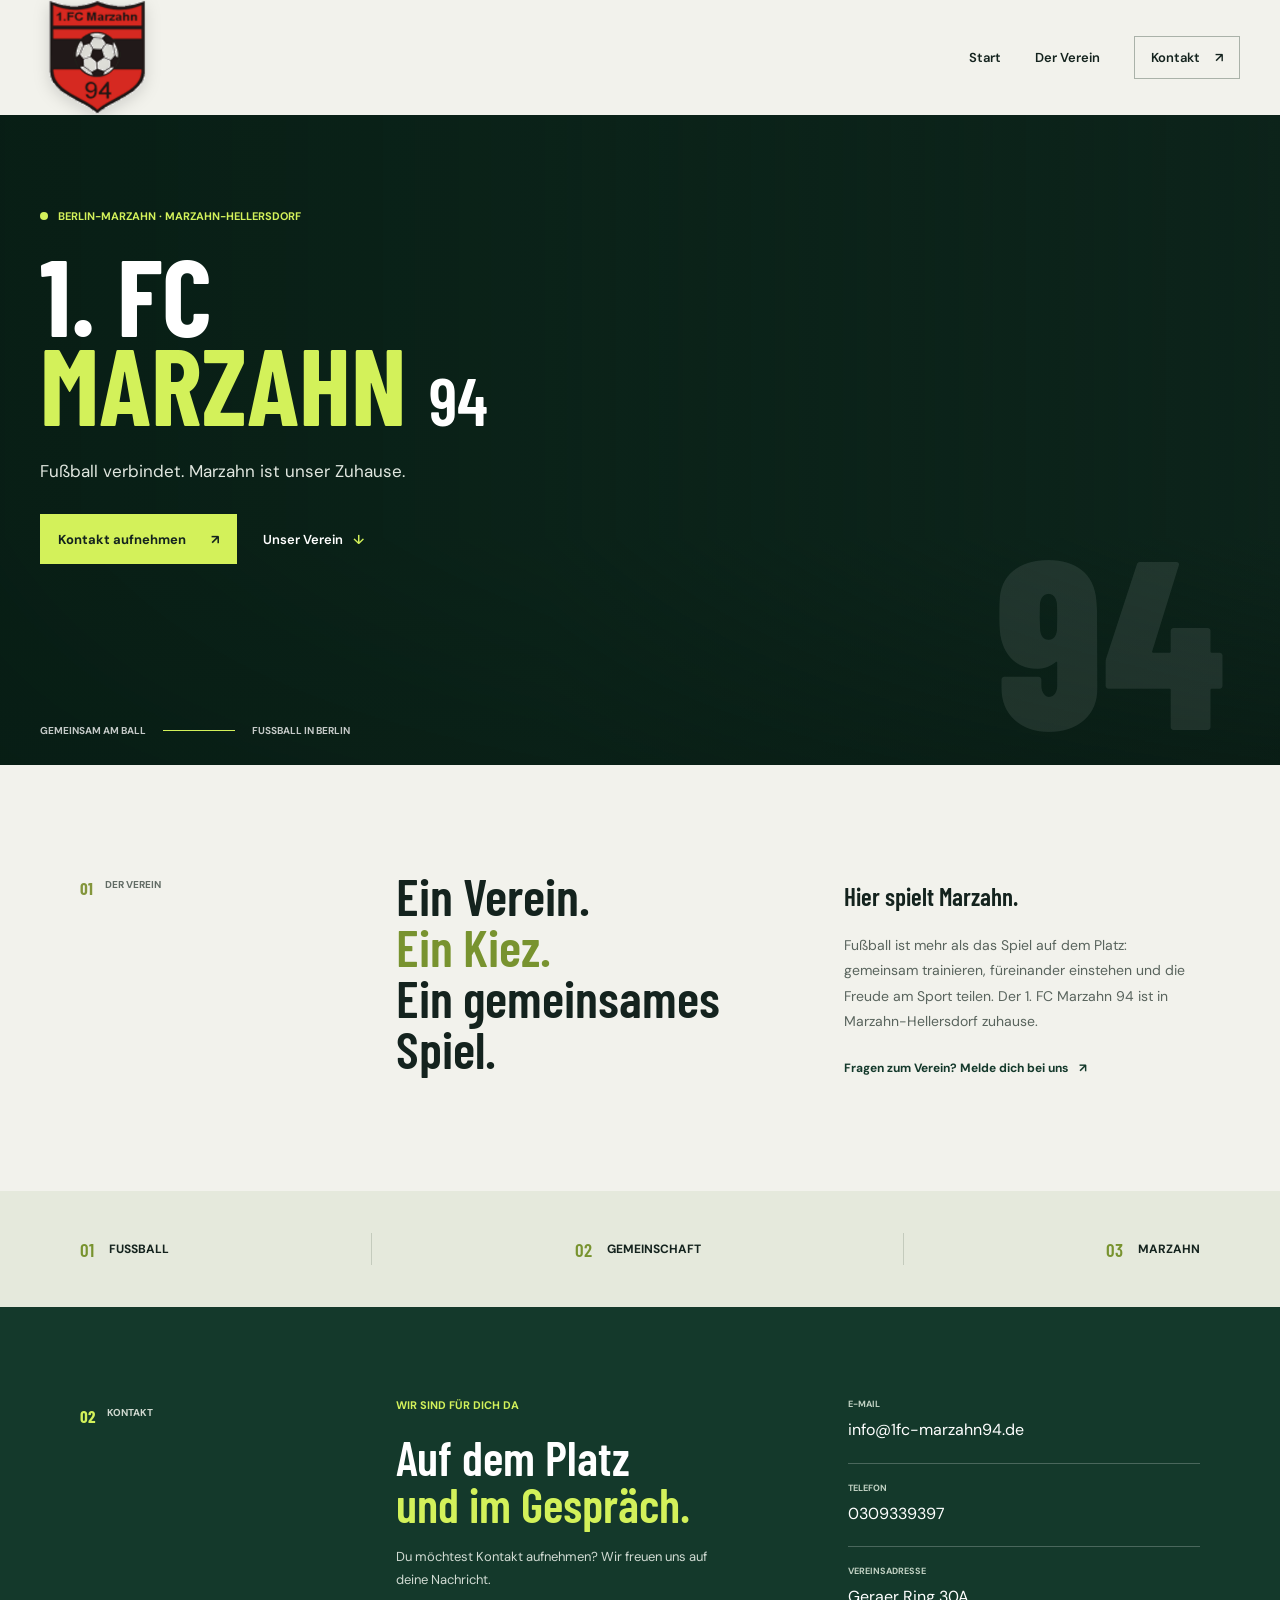
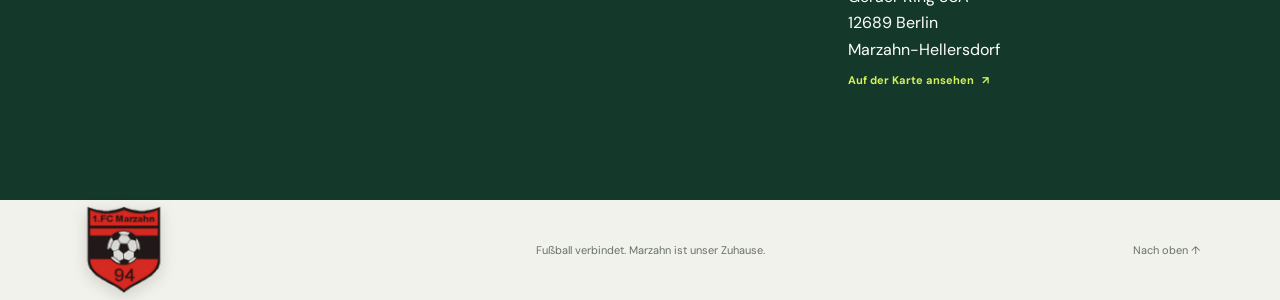
<file: index.html>
<!DOCTYPE html>
<html lang="de">
<head>
    <meta charset="UTF-8">
    <meta name="viewport" content="width=device-width, initial-scale=1.0">
    <meta name="description" content="1. FC Marzahn 94 – Fußball in Marzahn-Hellersdorf. Hier findest du Kontakt und Vereinsadresse.">
    <title>1. FC Marzahn 94 | Fußball in Marzahn</title>
    <link rel="preconnect" href="https://fonts.googleapis.com">
    <link rel="preconnect" href="https://fonts.gstatic.com" crossorigin>
    <link href="https://fonts.googleapis.com/css2?family=Barlow+Condensed:wght@500;600;700;800&family=DM+Sans:wght@400;500;600;700&display=swap" rel="stylesheet">
    <link rel="stylesheet" href="style.css?v=2">
</head>
<body>
    <header class="site-header">
        <a class="club-brand" href="#start" aria-label="1. FC Marzahn 94 – Startseite">
            <img class="club-logo" src="assets/club-logo.png" alt="Logo des 1. FC Marzahn 94">
        </a>
        <nav aria-label="Hauptnavigation">
            <a href="#start">Start</a>
            <a href="#verein">Der Verein</a>
            <a class="nav-contact" href="#kontakt">Kontakt <span aria-hidden="true">↗</span></a>
        </nav>
    </header>

    <main>
        <section class="hero" id="start" aria-labelledby="hero-title">
            <div class="hero-photo" role="img" aria-label="Fußballstadion im Abendlicht"></div>
            <div class="hero-shade"></div>
            <div class="hero-content">
                <p class="eyebrow"><span class="eyebrow-dot"></span> BERLIN-MARZAHN · MARZAHN-HELLERSDORF</p>
                <h1 id="hero-title">1. FC<br><span>MARZAHN</span> <b>94</b></h1>
                <p class="hero-intro">Fußball verbindet. Marzahn ist unser Zuhause.</p>
                <div class="hero-actions">
                    <a class="button button-lime" href="#kontakt">Kontakt aufnehmen <span aria-hidden="true">↗</span></a>
                    <a class="hero-text-link" href="#verein">Unser Verein <span aria-hidden="true">↓</span></a>
                </div>
            </div>
            <div class="hero-bottom" aria-hidden="true">
                <span>GEMEINSAM AM BALL</span>
                <span class="hero-bottom-line"></span>
                <span>FUSSBALL IN BERLIN</span>
            </div>
            <span class="hero-number" aria-hidden="true">94</span>
        </section>

        <section class="club-intro page-wrap" id="verein">
            <div class="section-index"><span>01</span> DER VEREIN</div>
            <div class="intro-main">
                <h2>Ein Verein.<br><span>Ein Kiez.</span><br>Ein gemeinsames Spiel.</h2>
                <div class="intro-copy">
                    <p class="intro-lead">Hier spielt Marzahn.</p>
                    <p>Fußball ist mehr als das Spiel auf dem Platz: gemeinsam trainieren, füreinander einstehen und die Freude am Sport teilen. Der 1. FC Marzahn 94 ist in Marzahn-Hellersdorf zuhause.</p>
                    <a class="inline-link" href="#kontakt">Fragen zum Verein? Melde dich bei uns <span aria-hidden="true">↗</span></a>
                </div>
            </div>
        </section>

        <section class="values-band" aria-label="Vereinswerte">
            <div class="values-inner page-wrap">
                <div class="value-item"><span class="value-mark" aria-hidden="true">01</span><span>FUSSBALL</span></div>
                <span class="value-divider" aria-hidden="true"></span>
                <div class="value-item"><span class="value-mark" aria-hidden="true">02</span><span>GEMEINSCHAFT</span></div>
                <span class="value-divider" aria-hidden="true"></span>
                <div class="value-item"><span class="value-mark" aria-hidden="true">03</span><span>MARZAHN</span></div>
            </div>
        </section>

        <section class="contact-section" id="kontakt">
            <div class="contact-inner page-wrap">
                <div class="section-index contact-index"><span>02</span> KONTAKT</div>
                <div class="contact-main">
                    <div class="contact-heading">
                        <p class="eyebrow">WIR SIND FÜR DICH DA</p>
                        <h2>Auf dem Platz<br><span>und im Gespräch.</span></h2>
                        <p>Du möchtest Kontakt aufnehmen? Wir freuen uns auf deine Nachricht.</p>
                    </div>
                    <div class="contact-details">
                        <div class="contact-item">
                            <span class="contact-label">E-MAIL</span>
                            <a href="mailto:info@1fc-marzahn94.de">info@1fc-marzahn94.de</a>
                        </div>
                        <div class="contact-item">
                            <span class="contact-label">TELEFON</span>
                            <a href="tel:0309339397">0309339397</a>
                        </div>
                        <div class="contact-item address-item">
                            <span class="contact-label">VEREINSADRESSE</span>
                            <address>Geraer Ring 30A<br>12689 Berlin<br>Marzahn-Hellersdorf</address>
                            <a class="map-link" href="https://maps.google.com/?q=Geraer+Ring+30A,+12689+Berlin" target="_blank" rel="noopener noreferrer">Auf der Karte ansehen <span aria-hidden="true">↗</span></a>
                        </div>
                    </div>
                </div>
            </div>
        </section>
    </main>

    <footer class="site-footer page-wrap">
        <a class="club-brand footer-brand" href="#start" aria-label="Zur Startseite">
            <img class="club-logo footer-club-logo" src="assets/club-logo.png" alt="Logo des 1. FC Marzahn 94">
        </a>
        <p>Fußball verbindet. Marzahn ist unser Zuhause.</p>
        <a class="back-top" href="#start">Nach oben ↑</a>
    </footer>
</body>
</html>
</file>
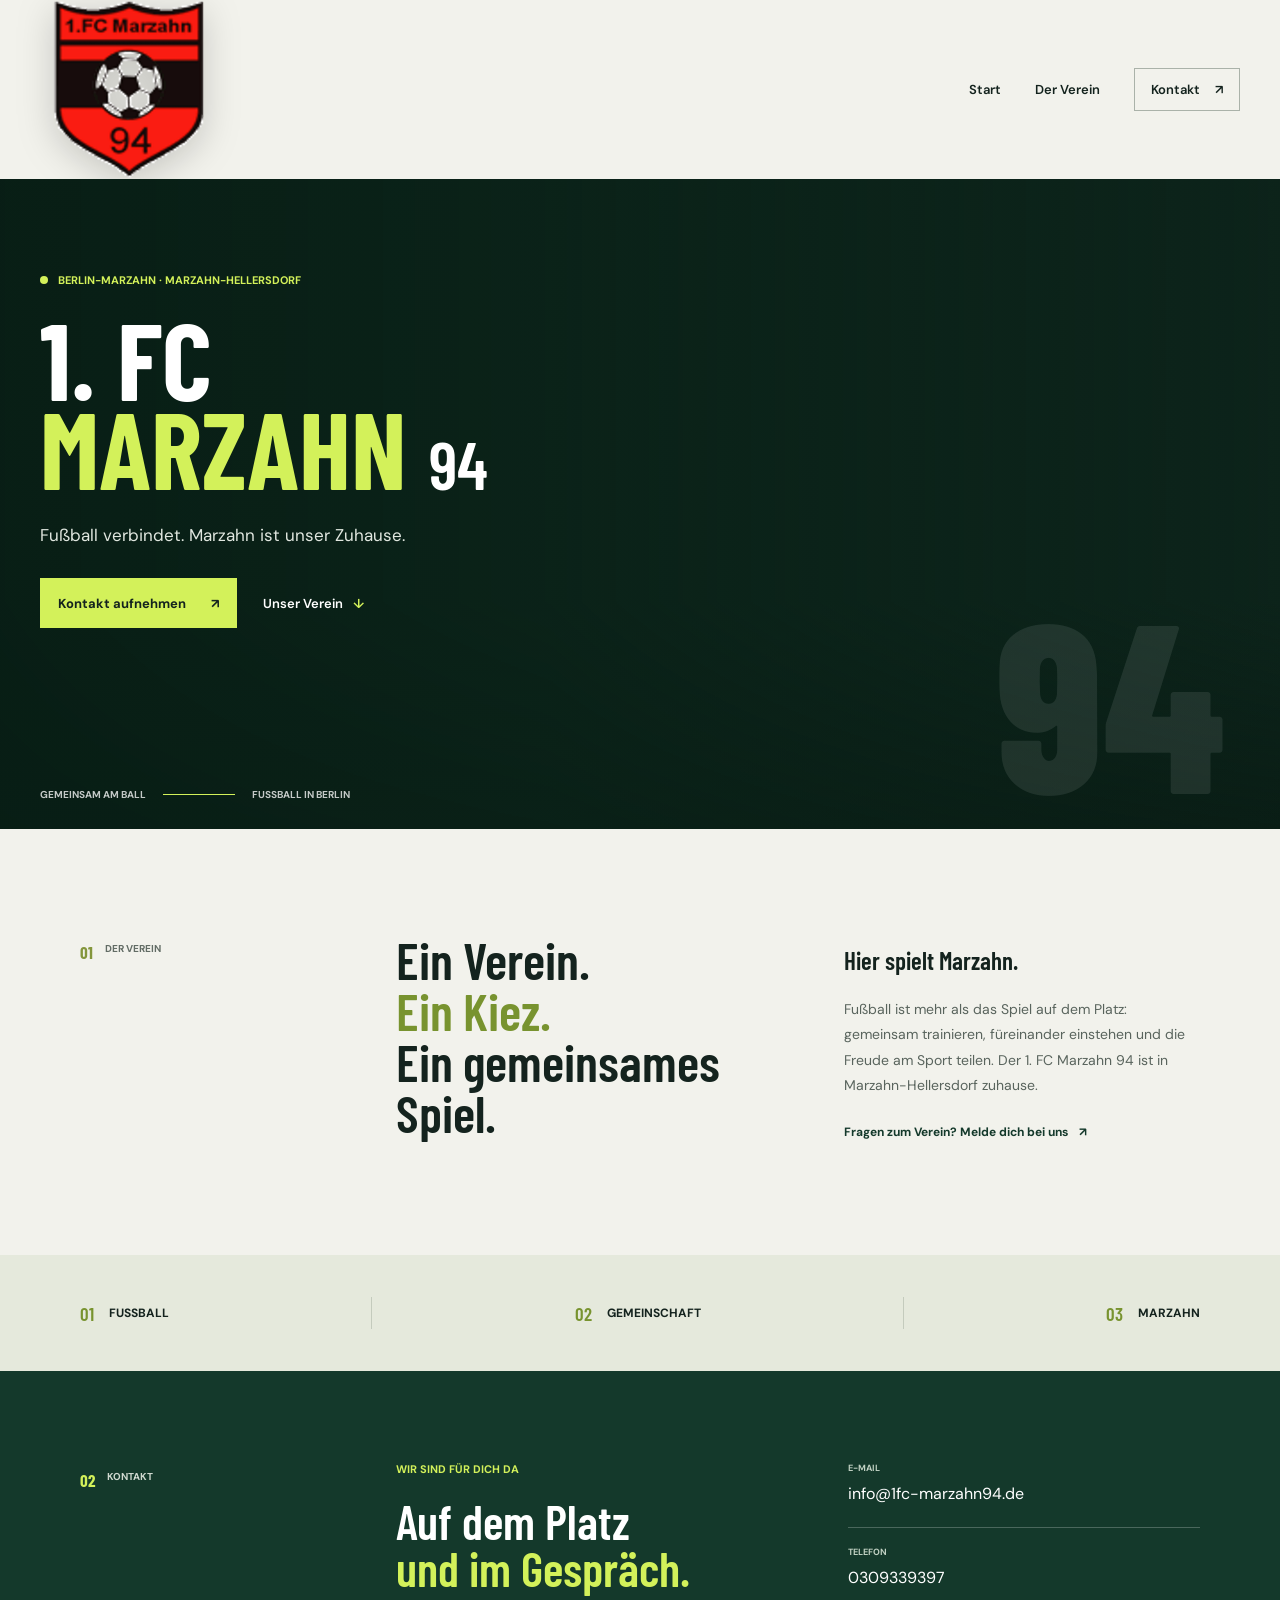
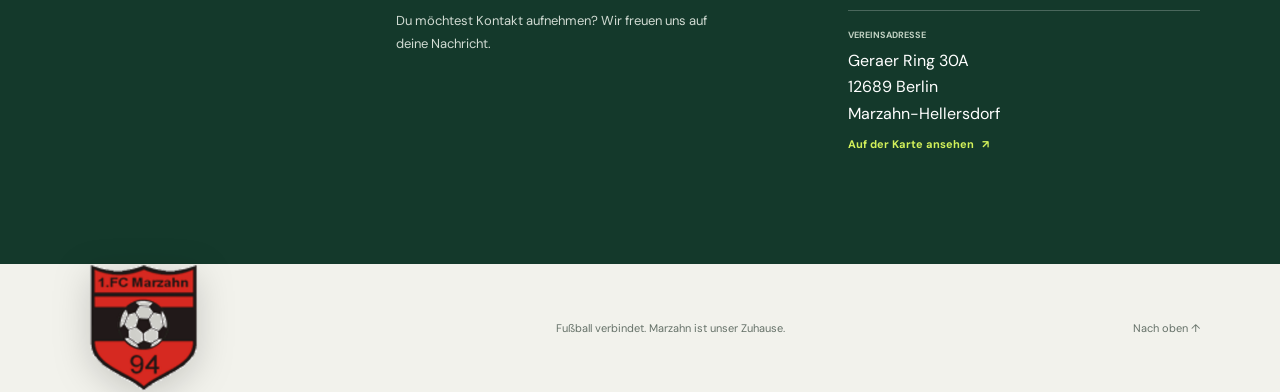
<file: marzahn94/index.html>
<!DOCTYPE html>
<html lang="de">
<head>
    <meta charset="UTF-8">
    <meta name="viewport" content="width=device-width, initial-scale=1.0">
    <meta name="description" content="1. FC Marzahn 94 – Fußball in Marzahn-Hellersdorf. Hier findest du Kontakt und Vereinsadresse.">
    <title>1. FC Marzahn 94 | Fußball in Marzahn</title>
    <link rel="preconnect" href="https://fonts.googleapis.com">
    <link rel="preconnect" href="https://fonts.gstatic.com" crossorigin>
    <link href="https://fonts.googleapis.com/css2?family=Barlow+Condensed:wght@500;600;700;800&family=DM+Sans:wght@400;500;600;700&display=swap" rel="stylesheet">
    <link rel="stylesheet" href="style.css">
</head>
<body>
    <header class="site-header">
        <a class="club-brand" href="#start" aria-label="1. FC Marzahn 94 – Startseite">
            <img class="club-logo" src="assets/club-logo.png" alt="1. FC Marzahn 94 Logo">
        </a>
        <nav aria-label="Hauptnavigation">
            <a href="#start">Start</a>
            <a href="#verein">Der Verein</a>
            <a class="nav-contact" href="#kontakt">Kontakt <span aria-hidden="true">↗</span></a>
        </nav>
    </header>

    <main>
        <section class="hero" id="start" aria-labelledby="hero-title">
            <div class="hero-photo" role="img" aria-label="Fußballstadion im Abendlicht"></div>
            <div class="hero-shade"></div>
            <div class="hero-content">
                <p class="eyebrow"><span class="eyebrow-dot"></span> BERLIN-MARZAHN · MARZAHN-HELLERSDORF</p>
                <h1 id="hero-title">1. FC<br><span>MARZAHN</span> <b>94</b></h1>
                <p class="hero-intro">Fußball verbindet. Marzahn ist unser Zuhause.</p>
                <div class="hero-actions">
                    <a class="button button-lime" href="#kontakt">Kontakt aufnehmen <span aria-hidden="true">↗</span></a>
                    <a class="hero-text-link" href="#verein">Unser Verein <span aria-hidden="true">↓</span></a>
                </div>
            </div>
            <div class="hero-bottom" aria-hidden="true">
                <span>GEMEINSAM AM BALL</span>
                <span class="hero-bottom-line"></span>
                <span>FUSSBALL IN BERLIN</span>
            </div>
            <span class="hero-number" aria-hidden="true">94</span>
        </section>

        <section class="club-intro page-wrap" id="verein">
            <div class="section-index"><span>01</span> DER VEREIN</div>
            <div class="intro-main">
                <h2>Ein Verein.<br><span>Ein Kiez.</span><br>Ein gemeinsames Spiel.</h2>
                <div class="intro-copy">
                    <p class="intro-lead">Hier spielt Marzahn.</p>
                    <p>Fußball ist mehr als das Spiel auf dem Platz: gemeinsam trainieren, füreinander einstehen und die Freude am Sport teilen. Der 1. FC Marzahn 94 ist in Marzahn-Hellersdorf zuhause.</p>
                    <a class="inline-link" href="#kontakt">Fragen zum Verein? Melde dich bei uns <span aria-hidden="true">↗</span></a>
                </div>
            </div>
        </section>

        <section class="values-band" aria-label="Vereinswerte">
            <div class="values-inner page-wrap">
                <div class="value-item"><span class="value-mark" aria-hidden="true">01</span><span>FUSSBALL</span></div>
                <span class="value-divider" aria-hidden="true"></span>
                <div class="value-item"><span class="value-mark" aria-hidden="true">02</span><span>GEMEINSCHAFT</span></div>
                <span class="value-divider" aria-hidden="true"></span>
                <div class="value-item"><span class="value-mark" aria-hidden="true">03</span><span>MARZAHN</span></div>
            </div>
        </section>

        <section class="contact-section" id="kontakt">
            <div class="contact-inner page-wrap">
                <div class="section-index contact-index"><span>02</span> KONTAKT</div>
                <div class="contact-main">
                    <div class="contact-heading">
                        <p class="eyebrow">WIR SIND FÜR DICH DA</p>
                        <h2>Auf dem Platz<br><span>und im Gespräch.</span></h2>
                        <p>Du möchtest Kontakt aufnehmen? Wir freuen uns auf deine Nachricht.</p>
                    </div>
                    <div class="contact-details">
                        <div class="contact-item">
                            <span class="contact-label">E-MAIL</span>
                            <a href="mailto:info@1fc-marzahn94.de">info@1fc-marzahn94.de</a>
                        </div>
                        <div class="contact-item">
                            <span class="contact-label">TELEFON</span>
                            <a href="tel:0309339397">0309339397</a>
                        </div>
                        <div class="contact-item address-item">
                            <span class="contact-label">VEREINSADRESSE</span>
                            <address>Geraer Ring 30A<br>12689 Berlin<br>Marzahn-Hellersdorf</address>
                            <a class="map-link" href="https://maps.google.com/?q=Geraer+Ring+30A,+12689+Berlin" target="_blank" rel="noopener noreferrer">Auf der Karte ansehen <span aria-hidden="true">↗</span></a>
                        </div>
                    </div>
                </div>
            </div>
        </section>
    </main>

    <footer class="site-footer page-wrap">
        <a class="club-brand footer-brand" href="#start" aria-label="Zur Startseite">
            <img class="club-logo footer-club-logo" src="assets/club-logo.png" alt="1. FC Marzahn 94 Logo">
        </a>
        <p>Fußball verbindet. Marzahn ist unser Zuhause.</p>
        <a class="back-top" href="#start">Nach oben ↑</a>
    </footer>

    <script>
        document.addEventListener('DOMContentLoaded', () => {
            const logoElement = document.querySelector('.club-logo');
            if (!logoElement) return;

            const image = new Image();
            image.onload = () => {
                const canvas = document.createElement('canvas');
                const width = Math.max(700, Math.round(image.naturalWidth * 0.9));
                const height = Math.round((image.naturalHeight * width) / image.naturalWidth);

                canvas.width = width;
                canvas.height = height;

                const ctx = canvas.getContext('2d');
                ctx.imageSmoothingEnabled = true;
                ctx.imageSmoothingQuality = 'high';
                ctx.filter = 'contrast(1.12) saturate(1.08) brightness(1.06)';
                ctx.drawImage(image, 0, 0, width, height);

                logoElement.src = canvas.toDataURL('image/png');
            };

            image.src = logoElement.src;
        });
    </script>
</body>
</html>
</file>
<file: style.css>
:root {
    color-scheme: light;
    --paper: #f2f2ec;
    --ink: #14231e;
    --forest: #14392b;
    --deep-forest: #0d241b;
    --lime: #d3f15a;
    --muted: #68736d;
    --line: #d8ddd5;
    --serif: Georgia, "Times New Roman", serif;
}

* {
    box-sizing: border-box;
}

html {
    scroll-behavior: smooth;
}

body {
    margin: 0;
    background: var(--paper);
    color: var(--ink);
    font-family: "DM Sans", sans-serif;
    -webkit-font-smoothing: antialiased;
}

a {
    color: inherit;
    text-decoration: none;
}

.site-header,
.site-footer {
    width: min(1320px, calc(100% - 80px));
    margin: 0 auto;
    display: flex;
    align-items: center;
    justify-content: space-between;
}

.site-header {
    min-height: 88px;
}

.club-brand {
    display: inline-flex;
    align-items: center;
    gap: 12px;
}

.club-logo {
    display: block;
    width: clamp(88px, 9vw, 118px);
    height: auto;
    filter: drop-shadow(0 4px 8px rgb(0 0 0 / 14%));
}

.footer-club-logo {
    width: 88px;
}

nav {
    display: flex;
    align-items: center;
    gap: 34px;
    font-size: 13px;
    font-weight: 600;
}

nav a {
    transition: color 160ms ease;
}

nav a:hover,
.inline-link:hover,
.back-top:hover {
    color: #6a8421;
}

.nav-contact {
    padding: 12px 16px;
    border: 1px solid #aab2a9;
}

.nav-contact span {
    margin-left: 12px;
}

.hero {
    position: relative;
    min-height: 650px;
    overflow: hidden;
    background: var(--deep-forest);
    color: #fff;
}

.hero-photo,
.hero-shade {
    position: absolute;
    inset: 0;
}

.hero-photo {
    background-image: url("https://images.unsplash.com/photo-1522778119026-d647f0596c20?auto=format&fit=crop&w=2200&q=88");
    background-position: center 48%;
    background-size: cover;
    animation: photo-arrive 850ms ease-out both;
}

.hero-shade {
    background: linear-gradient(90deg, rgb(8 30 21 / 92%) 0%, rgb(10 34 24 / 72%) 43%, rgb(10 32 23 / 13%) 100%), linear-gradient(0deg, rgb(8 25 18 / 63%) 0%, transparent 35%);
}

.hero-content {
    position: relative;
    z-index: 1;
    width: min(1320px, calc(100% - 80px));
    margin: 0 auto;
    padding: 94px 0 108px;
    animation: content-arrive 700ms 100ms ease-out both;
}

.eyebrow {
    display: flex;
    align-items: center;
    gap: 10px;
    margin: 0;
    color: var(--lime);
    font-size: 11px;
    font-weight: 700;
    letter-spacing: 0;
}

.eyebrow-dot {
    width: 8px;
    height: 8px;
    border-radius: 50%;
    background: var(--lime);
}

.hero h1 {
    margin: 27px 0 16px;
    font-family: "Barlow Condensed", sans-serif;
    font-size: 108px;
    font-weight: 700;
    line-height: 0.82;
    letter-spacing: 0;
}

.hero h1 span {
    color: var(--lime);
}

.hero h1 b {
    color: #fff;
    font-size: 0.62em;
    font-weight: 600;
}

.hero-intro {
    max-width: 460px;
    margin: 30px 0 28px;
    color: #e1e7e0;
    font-size: 17px;
    line-height: 1.7;
}

.hero-actions {
    display: flex;
    align-items: center;
    gap: 26px;
}

.button {
    display: inline-flex;
    min-height: 50px;
    align-items: center;
    justify-content: space-between;
    gap: 25px;
    padding: 0 18px;
    font-size: 13px;
    font-weight: 700;
    transition: background 160ms ease, transform 160ms ease;
}

.button:hover {
    transform: translateY(-2px);
}

.button-lime {
    background: var(--lime);
    color: var(--ink);
}

.button-lime:hover {
    background: #e2ff73;
}

.hero-text-link {
    color: #fff;
    font-size: 13px;
    font-weight: 600;
}

.hero-text-link span {
    margin-left: 7px;
    color: var(--lime);
}

.hero-bottom {
    position: absolute;
    z-index: 1;
    right: max(40px, calc((100vw - 1320px) / 2));
    bottom: 28px;
    left: max(40px, calc((100vw - 1320px) / 2));
    display: flex;
    align-items: center;
    gap: 17px;
    color: rgb(255 255 255 / 76%);
    font-size: 10px;
    font-weight: 700;
    letter-spacing: 0;
}

.hero-bottom-line {
    width: 72px;
    height: 1px;
    background: var(--lime);
}

.hero-number {
    position: absolute;
    right: max(55px, calc((100vw - 1270px) / 2));
    bottom: 35px;
    color: rgb(255 255 255 / 9%);
    font-family: "Barlow Condensed", sans-serif;
    font-size: 240px;
    font-weight: 800;
    line-height: 0.8;
    pointer-events: none;
}

.page-wrap {
    width: min(1120px, calc(100% - 80px));
    margin: 0 auto;
}

.club-intro {
    display: grid;
    grid-template-columns: 0.75fr 2.25fr;
    gap: 48px;
    padding-top: 105px;
    padding-bottom: 111px;
}

.section-index {
    display: flex;
    align-items: flex-start;
    gap: 12px;
    padding-top: 8px;
    color: #626c65;
    font-size: 10px;
    font-weight: 700;
    letter-spacing: 0;
}

.section-index > span {
    color: #84963c;
    font-family: "Barlow Condensed", sans-serif;
    font-size: 17px;
}

.intro-main {
    display: grid;
    grid-template-columns: 1.05fr 0.95fr;
    gap: 55px;
}

.intro-main h2,
.contact-heading h2 {
    margin: 0;
    font-family: "Barlow Condensed", sans-serif;
    font-size: 52px;
    font-weight: 600;
    line-height: 0.98;
    letter-spacing: 0;
}

.intro-main h2 span {
    color: #78932f;
}

.intro-copy {
    padding-top: 4px;
    color: #59645d;
    font-size: 14px;
    line-height: 1.8;
}

.intro-lead {
    margin: 0 0 12px;
    color: var(--ink);
    font-family: "Barlow Condensed", sans-serif;
    font-size: 25px;
    font-weight: 600;
}

.inline-link {
    display: inline-block;
    margin-top: 10px;
    color: var(--forest);
    font-size: 12px;
    font-weight: 700;
}

.inline-link span {
    margin-left: 8px;
}

.values-band {
    background: #e5e9dc;
}

.values-inner {
    display: flex;
    min-height: 116px;
    align-items: center;
    justify-content: space-between;
}

.value-item {
    display: flex;
    align-items: center;
    gap: 15px;
    font-size: 12px;
    font-weight: 700;
    letter-spacing: 0;
}

.value-mark {
    color: #78932f;
    font-family: "Barlow Condensed", sans-serif;
    font-size: 19px;
    font-weight: 600;
}

.value-divider {
    width: 1px;
    height: 32px;
    background: #c4cbbd;
}

.contact-section {
    background: var(--forest);
    color: #fff;
}

.contact-inner {
    display: grid;
    grid-template-columns: 0.75fr 2.25fr;
    gap: 48px;
    padding-top: 91px;
    padding-bottom: 94px;
}

.contact-index {
    color: #d0d9d0;
}

.contact-index > span {
    color: var(--lime);
}

.contact-main {
    display: grid;
    grid-template-columns: 1fr 0.9fr;
    gap: 60px;
}

.contact-heading .eyebrow {
    margin-bottom: 22px;
}

.contact-heading h2 {
    color: #fff;
    font-size: 48px;
}

.contact-heading h2 span {
    color: var(--lime);
}

.contact-heading > p:last-child {
    max-width: 340px;
    margin: 18px 0 0;
    color: #d1dbd3;
    font-size: 13px;
    line-height: 1.75;
}

.contact-details {
    display: flex;
    flex-direction: column;
}

.contact-item {
    display: flex;
    flex-direction: column;
    align-items: flex-start;
    padding: 0 0 19px;
    border-bottom: 1px solid rgb(255 255 255 / 23%);
}

.contact-item + .contact-item {
    padding-top: 18px;
}

.contact-label {
    margin-bottom: 7px;
    color: #c1d1c3;
    font-size: 9px;
    font-weight: 700;
    letter-spacing: 0;
}

.contact-item > a:not(.map-link),
.contact-item address {
    color: #fff;
    font-size: 16px;
    font-style: normal;
    line-height: 1.65;
    overflow-wrap: anywhere;
}

.contact-item > a:not(.map-link):hover {
    color: var(--lime);
}

.address-item {
    border-bottom: 0;
}

.map-link {
    margin-top: 10px;
    color: var(--lime);
    font-size: 11px;
    font-weight: 700;
}

.map-link span {
    margin-left: 5px;
}

.site-footer {
    min-height: 100px;
    gap: 24px;
    color: #657168;
    font-size: 11px;
}

.site-footer p {
    margin: 0;
}

.back-top {
    font-size: 11px;
}

:focus-visible {
    outline: 3px solid #e2714e;
    outline-offset: 4px;
}

@keyframes content-arrive {
    from { opacity: 0; transform: translateY(12px); }
    to { opacity: 1; transform: translateY(0); }
}

@keyframes photo-arrive {
    from { opacity: 0.7; transform: scale(1.02); }
    to { opacity: 1; transform: scale(1); }
}

@media (max-width: 850px) {
    .site-header,
    .hero-content {
        width: calc(100% - 56px);
    }

    .page-wrap {
        width: calc(100% - 56px);
    }

    .hero {
        min-height: 600px;
    }

    .hero h1 {
        font-size: 94px;
    }

    .club-intro,
    .contact-inner {
        grid-template-columns: 1fr;
        gap: 28px;
    }

    .intro-main {
        gap: 32px;
    }

    .contact-main {
        gap: 36px;
    }
}

@media (max-width: 600px) {
    .site-header,
    .hero-content,
    .page-wrap {
        width: calc(100% - 40px);
    }

    .site-header {
        min-height: 76px;
    }

    .club-logo {
        width: 88px;
    }

    nav {
        gap: 13px;
        font-size: 11px;
    }

    nav a[href="#verein"] {
        display: none;
    }

    .nav-contact {
        padding: 10px 11px;
    }

    .nav-contact span {
        margin-left: 5px;
    }

    .hero {
        min-height: 620px;
    }

    .hero-photo {
        background-position: 57% center;
    }

    .hero-shade {
        background: linear-gradient(90deg, rgb(8 30 21 / 88%) 0%, rgb(10 34 24 / 53%) 100%), linear-gradient(0deg, rgb(8 25 18 / 63%) 0%, transparent 45%);
    }

    .hero-content {
        padding-top: 89px;
        padding-bottom: 130px;
    }

    .eyebrow {
        font-size: 9px;
    }

    .hero h1 {
        margin-top: 25px;
        font-size: 74px;
    }

    .hero-intro {
        max-width: 310px;
        font-size: 15px;
    }

    .hero-actions {
        flex-wrap: wrap;
        gap: 17px;
    }

    .hero-bottom {
        right: 20px;
        left: 20px;
        gap: 10px;
        font-size: 8px;
    }

    .hero-bottom-line {
        width: 34px;
    }

    .hero-number {
        right: 20px;
        bottom: 54px;
        font-size: 145px;
    }

    .club-intro {
        padding-top: 73px;
        padding-bottom: 76px;
    }

    .intro-main {
        grid-template-columns: 1fr;
        gap: 23px;
    }

    .intro-main h2 {
        font-size: 43px;
    }

    .intro-copy {
        font-size: 13px;
    }

    .values-inner {
        min-height: 92px;
        gap: 12px;
    }

    .value-item {
        flex-direction: column;
        align-items: flex-start;
        gap: 4px;
        font-size: 9px;
    }

    .value-mark {
        font-size: 15px;
    }

    .value-divider {
        height: 28px;
    }

    .contact-inner {
        padding-top: 69px;
        padding-bottom: 72px;
    }

    .contact-main {
        grid-template-columns: 1fr;
        gap: 35px;
    }

    .contact-heading h2 {
        font-size: 42px;
    }

    .contact-item > a:not(.map-link),
    .contact-item address {
        font-size: 15px;
    }

    .site-footer {
        min-height: 105px;
        flex-wrap: wrap;
        gap: 8px 14px;
        padding-top: 17px;
        padding-bottom: 17px;
    }

    .site-footer p {
        order: 1;
        width: 100%;
    }
}

@media (prefers-reduced-motion: reduce) {
    *,
    *::before,
    *::after {
        scroll-behavior: auto !important;
        animation-duration: 0.01ms !important;
        transition-duration: 0.01ms !important;
    }
}
</file>
<file: marzahn94/style.css>
:root {
    color-scheme: light;
    --paper: #f2f2ec;
    --ink: #14231e;
    --forest: #14392b;
    --deep-forest: #0d241b;
    --lime: #d3f15a;
    --muted: #68736d;
    --line: #d8ddd5;
    --serif: Georgia, "Times New Roman", serif;
}

* {
    box-sizing: border-box;
}

html {
    scroll-behavior: smooth;
}

body {
    margin: 0;
    background: var(--paper);
    color: var(--ink);
    font-family: "DM Sans", sans-serif;
    -webkit-font-smoothing: antialiased;
}

a {
    color: inherit;
    text-decoration: none;
}

.site-header,
.site-footer {
    width: min(1320px, calc(100% - 80px));
    margin: 0 auto;
    display: flex;
    align-items: center;
    justify-content: space-between;
}

.site-header {
    min-height: 88px;
}

.club-brand {
    display: inline-flex;
    align-items: center;
    gap: 12px;
}

.club-logo {
    display: block;
    width: clamp(130px, 14vw, 220px);
    height: auto;
    filter: drop-shadow(0 8px 18px rgb(0 0 0 / 18%));
    image-rendering: auto;
    transform: translateZ(0);
}

.footer-club-logo {
    width: clamp(120px, 10vw, 180px);
}

nav {
    display: flex;
    align-items: center;
    gap: 34px;
    font-size: 13px;
    font-weight: 600;
}

nav a {
    transition: color 160ms ease;
}

nav a:hover,
.inline-link:hover,
.back-top:hover {
    color: #6a8421;
}

.nav-contact {
    padding: 12px 16px;
    border: 1px solid #aab2a9;
}

.nav-contact span {
    margin-left: 12px;
}

.hero {
    position: relative;
    min-height: 650px;
    overflow: hidden;
    background: var(--deep-forest);
    color: #fff;
}

.hero-photo,
.hero-shade {
    position: absolute;
    inset: 0;
}

.hero-photo {
    background-image: url("https://images.unsplash.com/photo-1522778119026-d647f0596c20?auto=format&fit=crop&w=2200&q=88");
    background-position: center 48%;
    background-size: cover;
    animation: photo-arrive 850ms ease-out both;
}

.hero-shade {
    background: linear-gradient(90deg, rgb(8 30 21 / 92%) 0%, rgb(10 34 24 / 72%) 43%, rgb(10 32 23 / 13%) 100%), linear-gradient(0deg, rgb(8 25 18 / 63%) 0%, transparent 35%);
}

.hero-content {
    position: relative;
    z-index: 1;
    width: min(1320px, calc(100% - 80px));
    margin: 0 auto;
    padding: 94px 0 108px;
    animation: content-arrive 700ms 100ms ease-out both;
}

.eyebrow {
    display: flex;
    align-items: center;
    gap: 10px;
    margin: 0;
    color: var(--lime);
    font-size: 11px;
    font-weight: 700;
    letter-spacing: 0;
}

.eyebrow-dot {
    width: 8px;
    height: 8px;
    border-radius: 50%;
    background: var(--lime);
}

.hero h1 {
    margin: 27px 0 16px;
    font-family: "Barlow Condensed", sans-serif;
    font-size: 108px;
    font-weight: 700;
    line-height: 0.82;
    letter-spacing: 0;
}

.hero h1 span {
    color: var(--lime);
}

.hero h1 b {
    color: #fff;
    font-size: 0.62em;
    font-weight: 600;
}

.hero-intro {
    max-width: 460px;
    margin: 30px 0 28px;
    color: #e1e7e0;
    font-size: 17px;
    line-height: 1.7;
}

.hero-actions {
    display: flex;
    align-items: center;
    gap: 26px;
}

.button {
    display: inline-flex;
    min-height: 50px;
    align-items: center;
    justify-content: space-between;
    gap: 25px;
    padding: 0 18px;
    font-size: 13px;
    font-weight: 700;
    transition: background 160ms ease, transform 160ms ease;
}

.button:hover {
    transform: translateY(-2px);
}

.button-lime {
    background: var(--lime);
    color: var(--ink);
}

.button-lime:hover {
    background: #e2ff73;
}

.hero-text-link {
    color: #fff;
    font-size: 13px;
    font-weight: 600;
}

.hero-text-link span {
    margin-left: 7px;
    color: var(--lime);
}

.hero-bottom {
    position: absolute;
    z-index: 1;
    right: max(40px, calc((100vw - 1320px) / 2));
    bottom: 28px;
    left: max(40px, calc((100vw - 1320px) / 2));
    display: flex;
    align-items: center;
    gap: 17px;
    color: rgb(255 255 255 / 76%);
    font-size: 10px;
    font-weight: 700;
    letter-spacing: 0;
}

.hero-bottom-line {
    width: 72px;
    height: 1px;
    background: var(--lime);
}

.hero-number {
    position: absolute;
    right: max(55px, calc((100vw - 1270px) / 2));
    bottom: 35px;
    color: rgb(255 255 255 / 9%);
    font-family: "Barlow Condensed", sans-serif;
    font-size: 240px;
    font-weight: 800;
    line-height: 0.8;
    pointer-events: none;
}

.page-wrap {
    width: min(1120px, calc(100% - 80px));
    margin: 0 auto;
}

.club-intro {
    display: grid;
    grid-template-columns: 0.75fr 2.25fr;
    gap: 48px;
    padding-top: 105px;
    padding-bottom: 111px;
}

.section-index {
    display: flex;
    align-items: flex-start;
    gap: 12px;
    padding-top: 8px;
    color: #626c65;
    font-size: 10px;
    font-weight: 700;
    letter-spacing: 0;
}

.section-index > span {
    color: #84963c;
    font-family: "Barlow Condensed", sans-serif;
    font-size: 17px;
}

.intro-main {
    display: grid;
    grid-template-columns: 1.05fr 0.95fr;
    gap: 55px;
}

.intro-main h2,
.contact-heading h2 {
    margin: 0;
    font-family: "Barlow Condensed", sans-serif;
    font-size: 52px;
    font-weight: 600;
    line-height: 0.98;
    letter-spacing: 0;
}

.intro-main h2 span {
    color: #78932f;
}

.intro-copy {
    padding-top: 4px;
    color: #59645d;
    font-size: 14px;
    line-height: 1.8;
}

.intro-lead {
    margin: 0 0 12px;
    color: var(--ink);
    font-family: "Barlow Condensed", sans-serif;
    font-size: 25px;
    font-weight: 600;
}

.inline-link {
    display: inline-block;
    margin-top: 10px;
    color: var(--forest);
    font-size: 12px;
    font-weight: 700;
}

.inline-link span {
    margin-left: 8px;
}

.values-band {
    background: #e5e9dc;
}

.values-inner {
    display: flex;
    min-height: 116px;
    align-items: center;
    justify-content: space-between;
}

.value-item {
    display: flex;
    align-items: center;
    gap: 15px;
    font-size: 12px;
    font-weight: 700;
    letter-spacing: 0;
}

.value-mark {
    color: #78932f;
    font-family: "Barlow Condensed", sans-serif;
    font-size: 19px;
    font-weight: 600;
}

.value-divider {
    width: 1px;
    height: 32px;
    background: #c4cbbd;
}

.contact-section {
    background: var(--forest);
    color: #fff;
}

.contact-inner {
    display: grid;
    grid-template-columns: 0.75fr 2.25fr;
    gap: 48px;
    padding-top: 91px;
    padding-bottom: 94px;
}

.contact-index {
    color: #d0d9d0;
}

.contact-index > span {
    color: var(--lime);
}

.contact-main {
    display: grid;
    grid-template-columns: 1fr 0.9fr;
    gap: 60px;
}

.contact-heading .eyebrow {
    margin-bottom: 22px;
}

.contact-heading h2 {
    color: #fff;
    font-size: 48px;
}

.contact-heading h2 span {
    color: var(--lime);
}

.contact-heading > p:last-child {
    max-width: 340px;
    margin: 18px 0 0;
    color: #d1dbd3;
    font-size: 13px;
    line-height: 1.75;
}

.contact-details {
    display: flex;
    flex-direction: column;
}

.contact-item {
    display: flex;
    flex-direction: column;
    align-items: flex-start;
    padding: 0 0 19px;
    border-bottom: 1px solid rgb(255 255 255 / 23%);
}

.contact-item + .contact-item {
    padding-top: 18px;
}

.contact-label {
    margin-bottom: 7px;
    color: #c1d1c3;
    font-size: 9px;
    font-weight: 700;
    letter-spacing: 0;
}

.contact-item > a:not(.map-link),
.contact-item address {
    color: #fff;
    font-size: 16px;
    font-style: normal;
    line-height: 1.65;
    overflow-wrap: anywhere;
}

.contact-item > a:not(.map-link):hover {
    color: var(--lime);
}

.address-item {
    border-bottom: 0;
}

.map-link {
    margin-top: 10px;
    color: var(--lime);
    font-size: 11px;
    font-weight: 700;
}

.map-link span {
    margin-left: 5px;
}

.site-footer {
    min-height: 100px;
    gap: 24px;
    color: #657168;
    font-size: 11px;
}

.footer-brand .club-crest {
    width: 36px;
    height: 41px;
}

.footer-brand .club-crest span {
    font-size: 10px;
}

.footer-brand .club-crest strong {
    font-size: 18px;
}

.footer-brand .brand-name {
    font-size: 11px;
}

.footer-brand .brand-name strong {
    font-size: 15px;
}

.site-footer p {
    margin: 0;
}

.back-top {
    font-size: 11px;
}

:focus-visible {
    outline: 3px solid #e2714e;
    outline-offset: 4px;
}

@keyframes content-arrive {
    from { opacity: 0; transform: translateY(12px); }
    to { opacity: 1; transform: translateY(0); }
}

@keyframes photo-arrive {
    from { opacity: 0.7; transform: scale(1.02); }
    to { opacity: 1; transform: scale(1); }
}

@media (max-width: 850px) {
    .site-header,
    .hero-content {
        width: calc(100% - 56px);
    }

    .page-wrap {
        width: calc(100% - 56px);
    }

    .hero {
        min-height: 600px;
    }

    .hero h1 {
        font-size: 94px;
    }

    .club-intro,
    .contact-inner {
        grid-template-columns: 1fr;
        gap: 28px;
    }

    .intro-main {
        gap: 32px;
    }

    .contact-main {
        gap: 36px;
    }
}

@media (max-width: 600px) {
    .site-header,
    .hero-content,
    .page-wrap {
        width: calc(100% - 40px);
    }

    .site-header {
        min-height: 76px;
    }

    .club-crest {
        width: 40px;
        height: 46px;
    }

    .brand-name {
        font-size: 12px;
    }

    .brand-name strong {
        font-size: 16px;
    }

    nav {
        gap: 13px;
        font-size: 11px;
    }

    nav a[href="#verein"] {
        display: none;
    }

    .nav-contact {
        padding: 10px 11px;
    }

    .nav-contact span {
        margin-left: 5px;
    }

    .hero {
        min-height: 620px;
    }

    .hero-photo {
        background-position: 57% center;
    }

    .hero-shade {
        background: linear-gradient(90deg, rgb(8 30 21 / 88%) 0%, rgb(10 34 24 / 53%) 100%), linear-gradient(0deg, rgb(8 25 18 / 63%) 0%, transparent 45%);
    }

    .hero-content {
        padding-top: 89px;
        padding-bottom: 130px;
    }

    .eyebrow {
        font-size: 9px;
    }

    .hero h1 {
        margin-top: 25px;
        font-size: 74px;
    }

    .hero-intro {
        max-width: 310px;
        font-size: 15px;
    }

    .hero-actions {
        flex-wrap: wrap;
        gap: 17px;
    }

    .hero-bottom {
        right: 20px;
        left: 20px;
        gap: 10px;
        font-size: 8px;
    }

    .hero-bottom-line {
        width: 34px;
    }

    .hero-number {
        right: 20px;
        bottom: 54px;
        font-size: 145px;
    }

    .club-intro {
        padding-top: 73px;
        padding-bottom: 76px;
    }

    .intro-main {
        grid-template-columns: 1fr;
        gap: 23px;
    }

    .intro-main h2 {
        font-size: 43px;
    }

    .intro-copy {
        font-size: 13px;
    }

    .values-inner {
        min-height: 92px;
        gap: 12px;
    }

    .value-item {
        flex-direction: column;
        align-items: flex-start;
        gap: 4px;
        font-size: 9px;
    }

    .value-mark {
        font-size: 15px;
    }

    .value-divider {
        height: 28px;
    }

    .contact-inner {
        padding-top: 69px;
        padding-bottom: 72px;
    }

    .contact-main {
        grid-template-columns: 1fr;
        gap: 35px;
    }

    .contact-heading h2 {
        font-size: 42px;
    }

    .contact-item > a:not(.map-link),
    .contact-item address {
        font-size: 15px;
    }

    .site-footer {
        min-height: 105px;
        flex-wrap: wrap;
        gap: 8px 14px;
        padding-top: 17px;
        padding-bottom: 17px;
    }

    .site-footer p {
        order: 1;
        width: 100%;
    }
}

@media (prefers-reduced-motion: reduce) {
    *,
    *::before,
    *::after {
        scroll-behavior: auto !important;
        animation-duration: 0.01ms !important;
        transition-duration: 0.01ms !important;
    }
}
</file>
